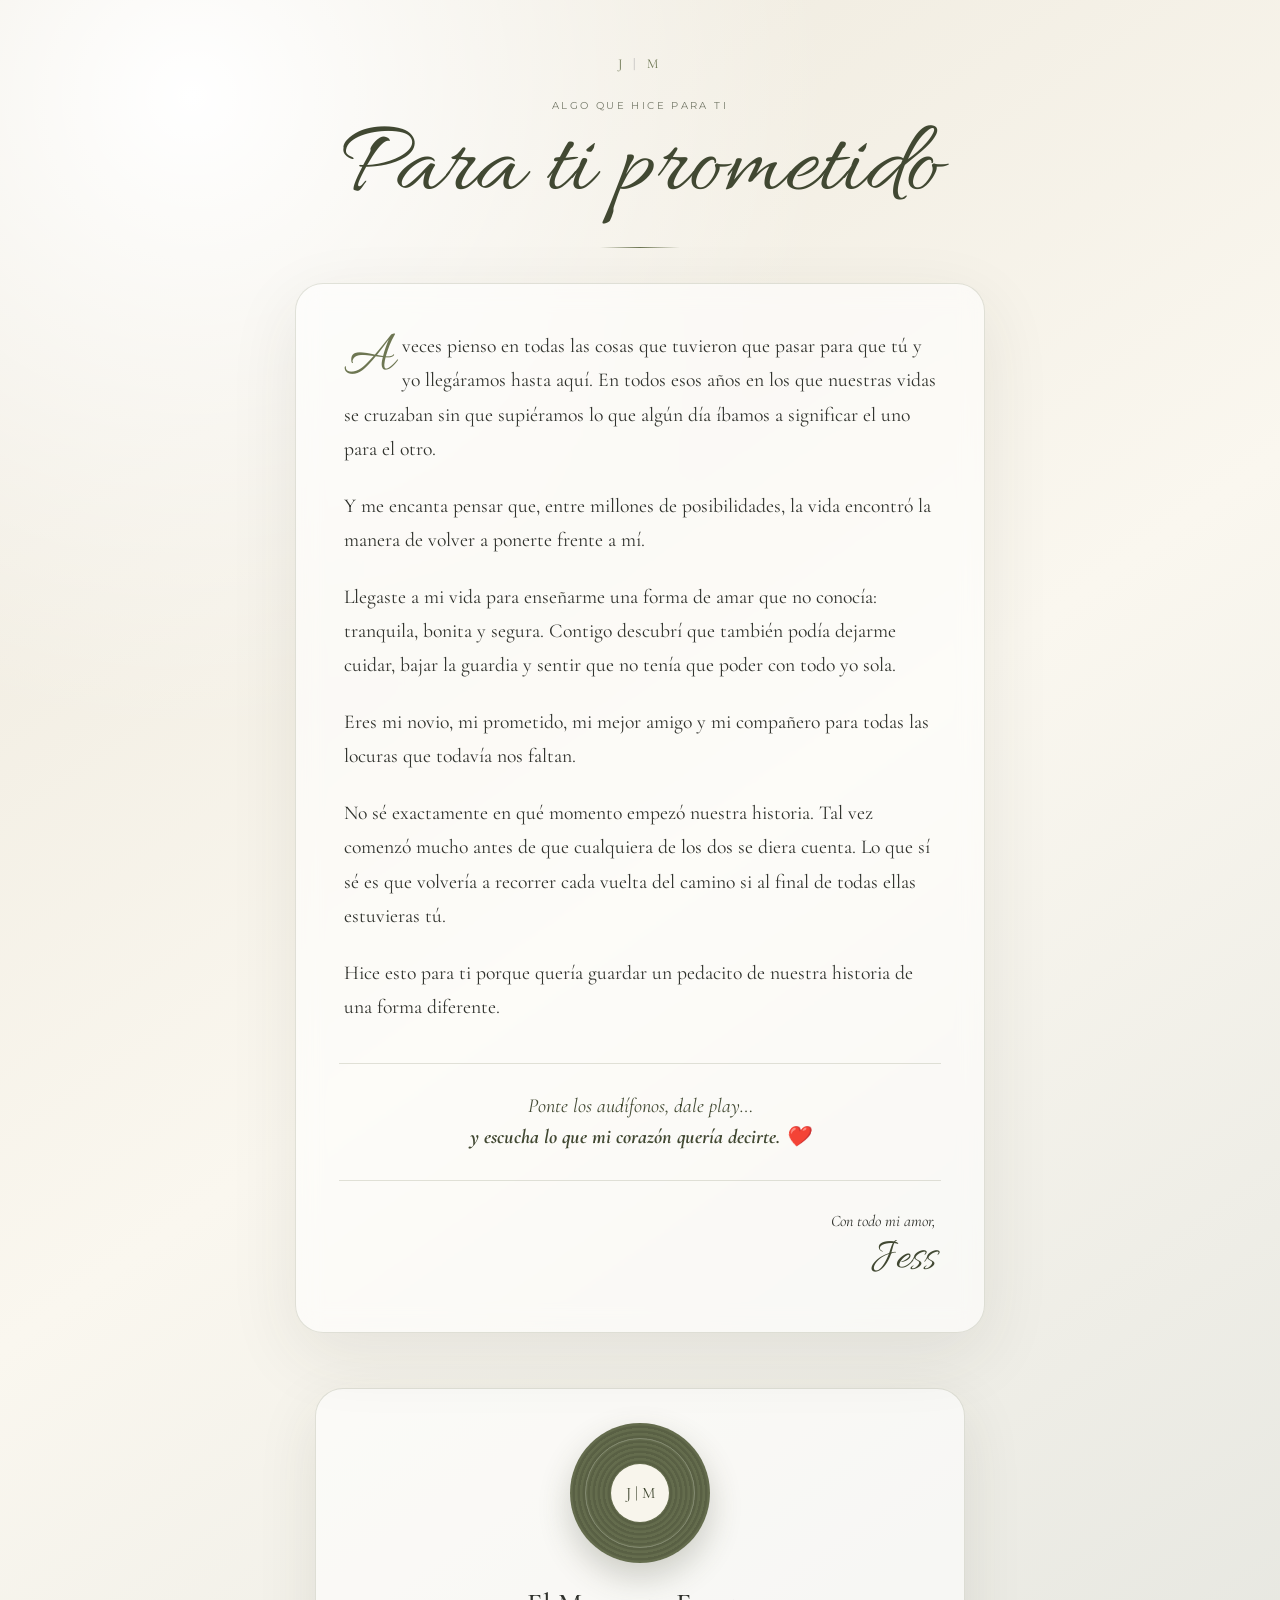
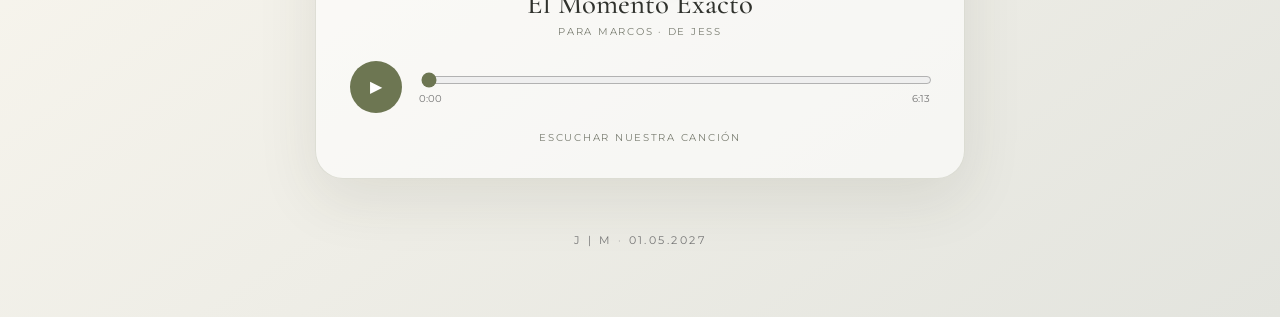
<file: CPersonalizada/index.html>
<!doctype html>
<html lang="es">
<head>
<meta charset="utf-8"><meta name="viewport" content="width=device-width,initial-scale=1">
<meta name="theme-color" content="#6d7652">
<title>El Momento Exacto · JessMtz</title>
<link rel="preconnect" href="https://fonts.googleapis.com">
<link rel="preconnect" href="https://fonts.gstatic.com" crossorigin>
<link href="https://fonts.googleapis.com/css2?family=Allura&family=Cormorant+Garamond:ital,wght@0,400;0,500;1,400&family=Montserrat:wght@300;400;500&display=swap" rel="stylesheet">
<link rel="stylesheet" href="style.css">
</head>
<body>
<i class="spark s1"></i><i class="spark s2"></i><i class="spark s3"></i>
<main class="wrap">
<header>
<div class="monogram">J <span>|</span> M</div>
<p class="eyebrow">Algo que hice para ti</p>
<h1>Para ti prometido</h1>
<div class="rule"></div>
</header>

<article class="letter">
<p>A veces pienso en todas las cosas que tuvieron que pasar para que tú y yo llegáramos hasta aquí. En todos esos años en los que nuestras vidas se cruzaban sin que supiéramos lo que algún día íbamos a significar el uno para el otro.</p>

<p>Y me encanta pensar que, entre millones de posibilidades, la vida encontró la manera de volver a ponerte frente a mí.</p>

<p>Llegaste a mi vida para enseñarme una forma de amar que no conocía: tranquila, bonita y segura. Contigo descubrí que también podía dejarme cuidar, bajar la guardia y sentir que no tenía que poder con todo yo sola.</p>

<p>Eres mi novio, mi prometido, mi mejor amigo y mi compañero para todas las locuras que todavía nos faltan.</p>

<p>No sé exactamente en qué momento empezó nuestra historia. Tal vez comenzó mucho antes de que cualquiera de los dos se diera cuenta. Lo que sí sé es que volvería a recorrer cada vuelta del camino si al final de todas ellas estuvieras tú.</p>

<p>Hice esto para ti porque quería guardar un pedacito de nuestra historia de una forma diferente.</p>

<div class="instruction">Ponte los audífonos, dale play…<br><strong>y escucha lo que mi corazón quería decirte. ❤️</strong></div>

<div class="signature">Con todo mi amor,<br><span>Jess</span></div>
</article>

<section class="player-card">
<div class="record"><div class="record-ring"></div><div class="record-label">J | M</div></div>
<p class="track-name">El Momento Exacto</p>
<p class="track-caption">Para Marcos · De Jess</p>
<audio id="song" preload="metadata"><source src="../Audio/el-momento-exacto.mp3" type="audio/mpeg"></audio>
<div class="controls">
<button id="playBtn" class="play" type="button" aria-label="Reproducir">▶</button>
<div class="timeline"><input id="seek" type="range" min="0" max="100" value="0"><div class="times"><span id="current">0:00</span><span id="duration">--:--</span></div></div>
</div>
<p class="listen">Escuchar nuestra canción</p>

<div id="saveWrap" class="save-wrap" aria-hidden="true">
  <a id="saveSong" class="save-song" href="../Audio/el-momento-exacto.mp3" download="El Momento Exacto - JessMtz.mp3">
    ♡ Guardar nuestra canción
  </a>
  <p>Para que puedas llevarla contigo siempre.</p>
</div>
</section>

<footer>J | M <span>·</span> 01.05.2027</footer>
</main>
<script src="script.js"></script>
</body></html>
</file>
<file: CPersonalizada/style.css>
:root{--olive:#6d7652;--dark:#414832;--ivory:#f8f5ec;--silver:#c8c9c5;--ink:#30322d}
*{box-sizing:border-box}html{scroll-behavior:smooth}
body{margin:0;min-height:100vh;color:var(--ink);font-family:Montserrat,sans-serif;background:radial-gradient(circle at 15% 5%,#fff,transparent 30%),linear-gradient(145deg,#ece7da,#faf7ef 48%,#e3e4de);overflow-x:hidden}
.wrap{width:min(820px,91vw);margin:auto;padding:55px 0 70px}
header{text-align:center;animation:rise 1s ease both}.monogram{font-family:"Cormorant Garamond",serif;letter-spacing:.32em;color:var(--olive);font-size:.85rem}.monogram span{color:#aaa}
.eyebrow{text-transform:uppercase;letter-spacing:.24em;font-size:.62rem;color:#777b6b;margin:27px 0 10px}
h1{font:400 clamp(4rem,11vw,6.5rem)/.95 Allura,cursive;color:var(--dark);margin:0}.rule{width:80px;height:1px;background:linear-gradient(90deg,transparent,var(--olive),transparent);margin:27px auto}
.letter{max-width:690px;margin:35px auto 0;padding:45px 48px;background:rgba(255,255,255,.57);border:1px solid rgba(109,118,82,.2);border-radius:28px;box-shadow:0 22px 70px rgba(55,59,43,.09);backdrop-filter:blur(12px)}
.letter p{font:400 1.23rem/1.75 "Cormorant Garamond",serif;margin:0 0 22px}.letter p:first-child:first-letter{font:400 3.7rem/ .8 Allura,cursive;color:var(--olive);float:left;margin:7px 8px 0 0}
.instruction{text-align:center;margin:38px -5px 0;padding:27px 10px;border-top:1px solid rgba(109,118,82,.2);border-bottom:1px solid rgba(109,118,82,.2);font:italic 1.25rem/1.55 "Cormorant Garamond",serif;color:var(--dark)}
.signature{text-align:right;margin-top:30px;font:italic 1rem "Cormorant Garamond",serif}.signature span{font:400 2.8rem Allura,cursive;color:var(--dark)}
.player-card{max-width:650px;margin:55px auto 0;padding:34px;text-align:center;background:rgba(255,255,255,.58);border:1px solid rgba(109,118,82,.2);border-radius:28px;box-shadow:0 20px 60px rgba(55,59,43,.1)}
.record{width:140px;height:140px;border-radius:50%;margin:auto;display:grid;place-items:center;position:relative;background:repeating-radial-gradient(circle,#596044 0 2px,#646c4d 3px 5px);box-shadow:0 14px 32px rgba(65,72,50,.24)}
.record-ring{position:absolute;inset:15px;border:1px solid rgba(255,255,255,.2);border-radius:50%}.record-label{width:58px;height:58px;border-radius:50%;display:grid;place-items:center;background:var(--ivory);font-family:"Cormorant Garamond",serif;color:var(--dark);z-index:1}
.playing .record{animation:spin 8s linear infinite}.track-name{font:500 1.8rem "Cormorant Garamond",serif;margin:23px 0 4px}.track-caption,.listen{font-size:.64rem;letter-spacing:.17em;text-transform:uppercase;color:#7b7e72}.track-caption{margin:0 0 23px}.listen{margin:18px 0 0}
.controls{display:flex;gap:17px;align-items:center}.play{width:52px;height:52px;flex:0 0 52px;border:0;border-radius:50%;background:var(--olive);color:#fff;cursor:pointer;font-size:1rem}.timeline{width:100%}input[type=range]{width:100%;accent-color:var(--olive)}.times{display:flex;justify-content:space-between;font-size:.62rem;color:#777}
footer{text-align:center;margin-top:55px;font:400 .67rem Montserrat,sans-serif;letter-spacing:.23em;color:#777}footer span{color:#aaa}
.spark{position:fixed;width:4px;height:4px;background:#fff;border-radius:50%;box-shadow:0 0 10px #fff;opacity:0;animation:twinkle 4s infinite;pointer-events:none}.s1{top:17%;left:12%;animation-delay:.5s}.s2{top:34%;right:14%;animation-delay:2s}.s3{bottom:18%;left:20%;animation-delay:3s}
@keyframes rise{from{opacity:0;transform:translateY(18px)}to{opacity:1;transform:none}}@keyframes spin{to{transform:rotate(360deg)}}@keyframes twinkle{0%,100%{opacity:0;transform:scale(.5)}50%{opacity:.85;transform:scale(1.7)}}
@media(max-width:600px){.wrap{padding-top:40px}.letter{padding:34px 25px;border-radius:23px}.letter p{font-size:1.17rem}.player-card{padding:29px 21px}.record{width:125px;height:125px}}
.save-wrap{
  max-height:0; opacity:0; overflow:hidden; transform:translateY(-8px);
  transition:max-height .65s ease,opacity .65s ease,transform .65s ease;
}
.save-wrap.visible{max-height:150px;opacity:1;transform:none;margin-top:25px}
.save-song{
  display:inline-block;text-decoration:none;background:transparent;color:var(--dark);
  border:1px solid rgba(109,118,82,.55);border-radius:999px;padding:13px 23px;
  font:500 .76rem Montserrat,sans-serif;letter-spacing:.06em;
  transition:background .25s ease,color .25s ease,transform .25s ease;
}
.save-song:hover,.save-song:focus{background:var(--olive);color:#fff;transform:translateY(-1px)}
.save-wrap p{margin:10px 0 0;font:italic .95rem "Cormorant Garamond",serif;color:#777b6b}
</file>
